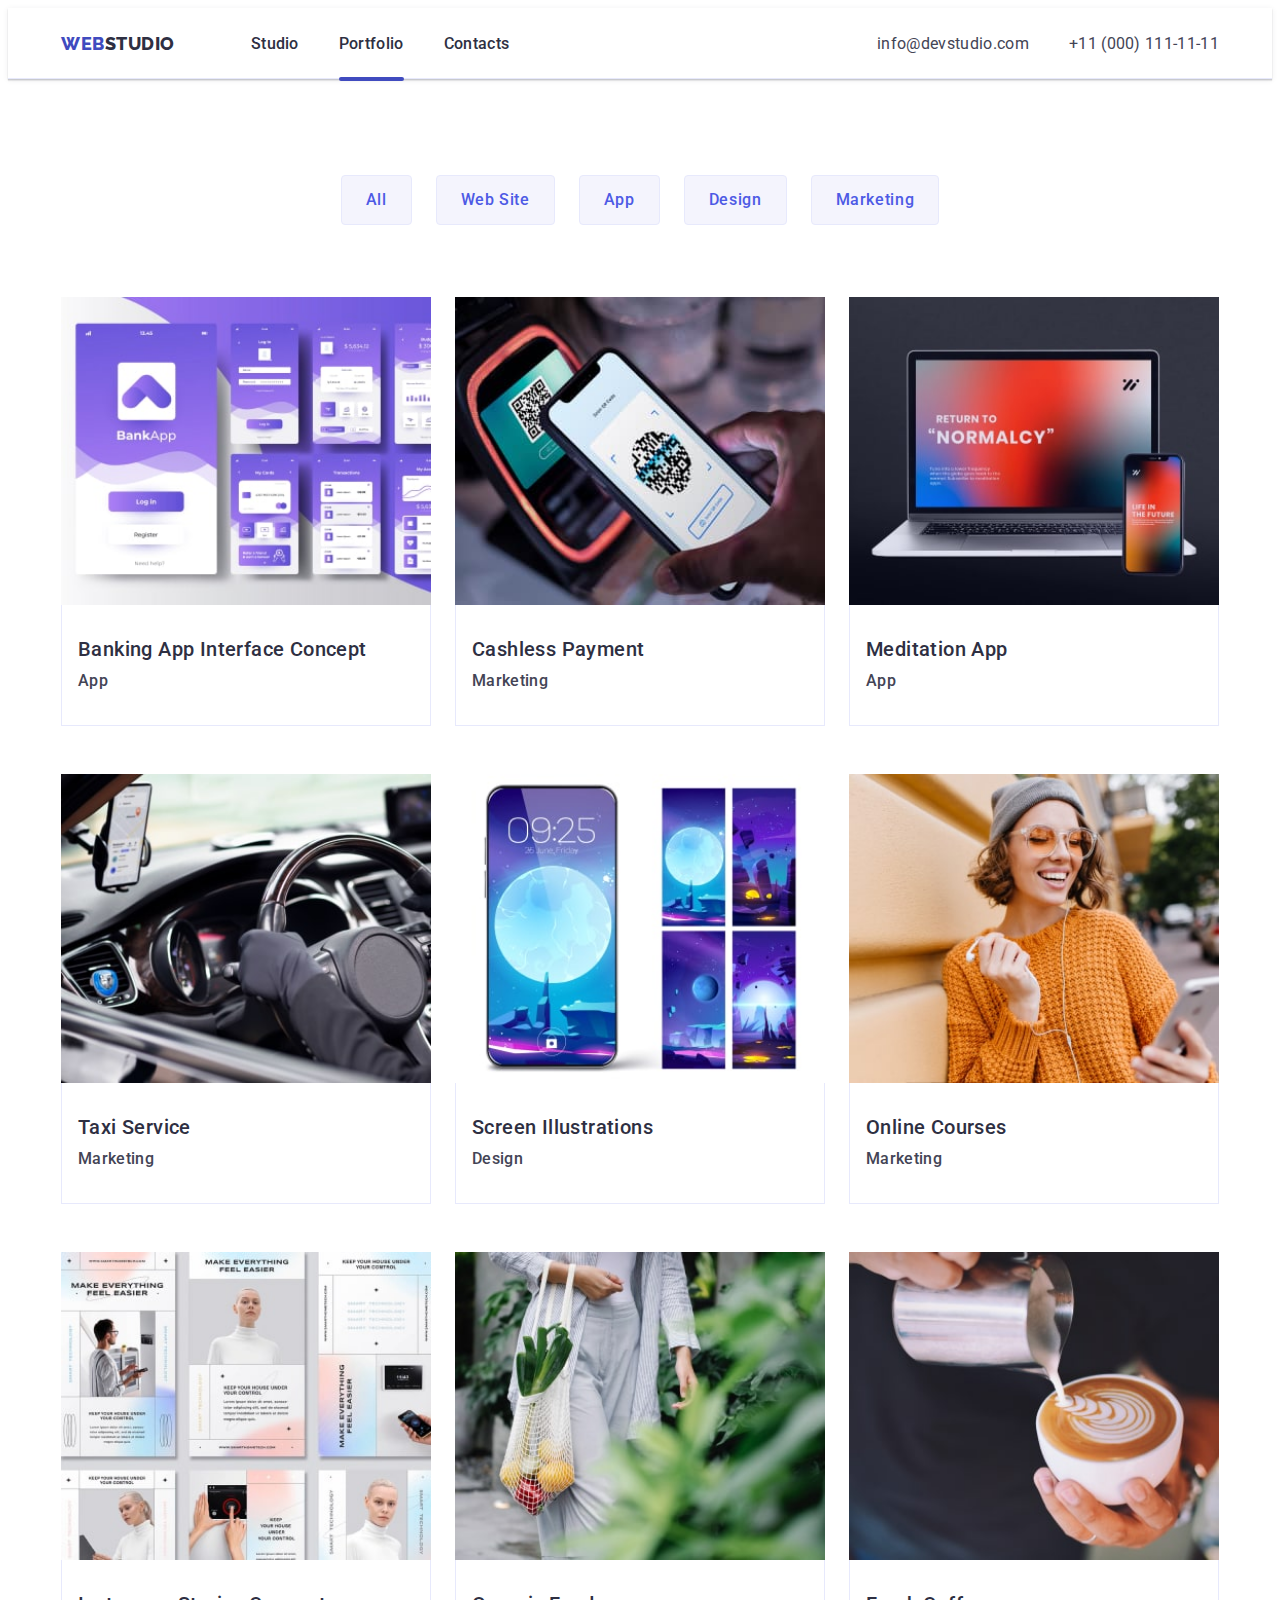
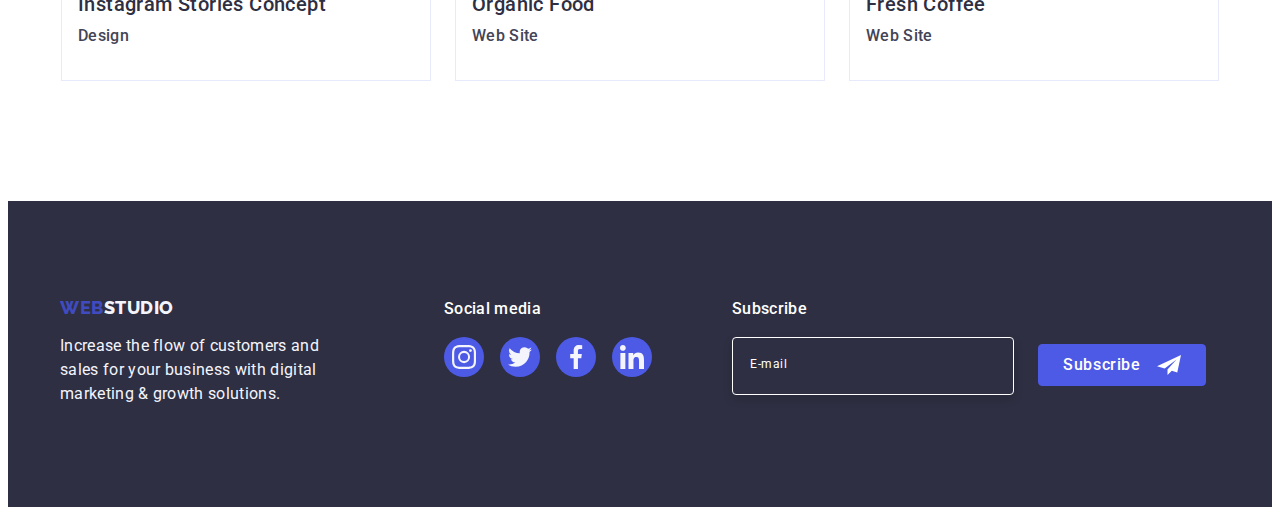
<file: portfolio.html>
<!DOCTYPE html>
<html lang="en">

<head>
    <meta charset="UTF-8" />
    <meta http-equiv="X-UA-Compatible" content="IE=edge" />
    <meta name="viewport" content="width=device-width, initial-scale=1.0" />
    <title>WebStudio</title>
    <link rel="preconnect" href="https://fonts.googleapis.com">
    <link rel="preconnect" href="https://fonts.gstatic.com" crossorigin>
    <link
        href="https://fonts.googleapis.com/css2?family=Raleway:wght@800&family=Roboto:wght@400;500;700;900&display=swap"
        rel="stylesheet">
    <link rel="stylesheet" href="https://cdnjs.cloudflare.com/ajax/libs/modern-normalize/1.1.0/modern-normalize.min.css"
        integrity="sha512-wpPYUAdjBVSE4KJnH1VR1HeZfpl1ub8YT/NKx4PuQ5NmX2tKuGu6U/JRp5y+Y8XG2tV+wKQpNHVUX03MfMFn9Q=="
        crossorigin="anonymous" referrerpolicy="no-referrer" />
    <link rel="stylesheet" href="./css/styles.css">
</head>

<body>
    <!-- Header -->
    <header class="header-mane">
        <div class="conteiner header-conteiner">
            <nav class="nav-mane">
                <a class="logo-link link" href="./index.html">Web<span class="accent">Studio</span></a>
                <ul class="menu list">
                    <li class="menu-item">
                        <a class="menu-link link" href="./index.html">Studio</a>
                    </li>

                    <li class="menu-item">
                        <a class="menu-link current-link link" href="./portfolio.html">Portfolio</a>
                    </li>

                    <li class="menu-item">
                        <a class="menu-link link" href="">Contacts</a>
                    </li>
                </ul>
            </nav>

            <button type="button" class="button mobile-menu-btn menu-toggle js-open-menu"
                aria-label="mobile menu switch" aria-controls="mobile-menu" aria-expanded="false">
                <svg class="mobile-menu-icon" width="32" height="22">
                    <use href="./images/svg/icons.svg#icon-burger"></use>
                </svg>
            </button>

            <address class="connection">
                <ul class="connection-list list">
                    <li class="connection-item"><a class="header-contact link"
                            href="mailto:info@devstudio.com">info@devstudio.com</a></li>
                    <li class="connection-item"><a class="header-contact link" href="mail:+110001111111">+11 (000)
                            111-11-11</a>
                    </li>
                </ul>
            </address>

            <div class="mobile-menu js-menu-container" id="mobile-menu">
                <div>
                    <button type="button" class="button mobile-close-btn menu-toggle js-close-menu">
                        <svg class="mobile-btn-icon" width="8" height="8">
                            <use href="./images/svg/icons.svg#icon_mobile_close"></use>
                        </svg>
                    </button>

                    <nav class="mobile-nav">
                        <ul class="mobile-list list">
                            <li class="mobile-list-item">
                                <a class="mobile-list-link  link" href="./index.html">Studio</a>
                            </li>
                            <li class="mobile-list-item">
                                <a class="mobile-list-link link" href="./portfolio.html">Portfolio</a>
                            </li>
                            <li class="mobile-list-item">
                                <a class="mobile-list-link link" href="">Contacts</a>
                            </li>
                        </ul>
                    </nav>
                </div>

                <div>
                    <address class="mobile-connection">
                        <ul class="mobile-connection-list list">
                            <li class="mobile-connection-item"><a class="mobile-header-tel link"
                                    href="mail:+110001111111">+11 (000)
                                    111-11-11</a>
                            </li>
                            <li class="mobile-connection-item"><a class="mobile-header-email link"
                                    href="mailto:info@devstudio.com">info@devstudio.com</a>
                            </li>
                        </ul>
                    </address>

                    <ul class="mobile-social-list list">
                        <li class="mobile-social-item"><a class="mobile-social-link link" href="">
                                <svg class="mobile-social-icon" width="24" height="24">
                                    <use href="./images/svg/icons.svg#icon_instagram"></use>
                                </svg>
                            </a></li>
                        <li class="mobile-social-item"><a class="mobile-social-link link" href="">
                                <svg class="mobile-social-icon" width="24" height="24">
                                    <use href="./images/svg/icons.svg#icon_twitter"></use>
                                </svg>
                            </a></li>
                        <li class="mobile-social-item"><a class="mobile-social-link link" href="">
                                <svg class="mobile-social-icon" width="24" height="24">
                                    <use href="./images/svg/icons.svg#icon_facebook"></use>
                                </svg>
                            </a></li>
                        <li class="mobile-social-item"><a class="mobile-social-link link" href="">
                                <svg class="mobile-social-icon" width="24" height="24">
                                    <use href="./images/svg/icons.svg#icon_linkedin"></use>
                                </svg>
                            </a></li>
                    </ul>
                </div>
            </div>
        </div>
    </header>
    <!-- Main -->
    <main>
        <section class="portfolio-mane">
            <!-- Filter -->
            <div class="conteiner work-conteiner">
                <h1 class="visually-hidden">Our work</h1>
                <ul class="btn-list list">
                    <li class="btn-item"><button class="button btn-portfolio" type="button">All</button></li>
                    <li class="btn-item"><button class="button btn-portfolio" type="button">Web Site</button></li>
                    <li class="btn-item"><button class="button btn-portfolio" type="button">App</button></li>
                    <li class="btn-item"><button class="button btn-portfolio" type="button">Design</button></li>
                    <li class="btn-item"><button class="button btn-portfolio" type="button">Marketing</button></li>
                </ul>

                <!-- NET -->
                <ul class="examples-list list">
                    <li class="examples-item">
                        <a class="examples-link link" href="">
                            <div class="examples-wrap">
                                <img src="./images/portfolio_page/banking_app.jpg" alt="App Screen" width="360"
                                    height="300">
                                <p class="examples-overlay">14 Stylish and User-Friendly App Design Concepts · Task
                                    Manager App ·
                                    Calorie Tracker App
                                    · Exotic Fruit Ecommerce App ·
                                    Cloud Storage App
                                </p>
                            </div>
                            <div class="examples-thumb">
                                <h2 class="subtitle thumb-title">Banking App Interface Concept</h2>
                                <p class="description">App</p>
                            </div>
                        </a>
                    </li>
                    <li class="examples-item">
                        <a class="examples-link link" href="">
                            <div class="examples-wrap">
                                <img src="./images/portfolio_page/phone.jpg" alt="Phone" width="360" height="300">
                                <p class="examples-overlay">14 Stylish and User-Friendly App Design Concepts · Task
                                    Manager App ·
                                    Calorie Tracker App
                                    · Exotic Fruit Ecommerce App ·
                                    Cloud Storage App
                                </p>
                            </div>
                            <div class="examples-thumb">
                                <h2 class="subtitle thumb-title">Cashless Payment</h2>
                                <p class="description">Marketing</p>
                            </div>
                        </a>
                    </li>
                    <li class="examples-item">
                        <a class="examples-link link" href="">
                            <div class="examples-wrap">
                                <img src="./images/portfolio_page/meditaion_app.jpg" alt="laptop with phone" width="360"
                                    height="300">
                                <p class="examples-overlay">14 Stylish and User-Friendly App Design Concepts · Task
                                    Manager App ·
                                    Calorie Tracker App
                                    · Exotic Fruit Ecommerce App ·
                                    Cloud Storage App
                                </p>
                            </div>
                            <div class="examples-thumb">
                                <h2 class="subtitle thumb-title">Meditation App</h2>
                                <p class="description">App</p>
                            </div>
                        </a>
                    </li>
                    <li class="examples-item">
                        <a class="examples-link link" href="">
                            <div class="examples-wrap">
                                <img src="./images/portfolio_page/taxi.jpg" alt="Car" width="360" height="300">
                                <p class="examples-overlay">14 Stylish and User-Friendly App Design Concepts · Task
                                    Manager App ·
                                    Calorie Tracker App
                                    · Exotic Fruit Ecommerce App ·
                                    Cloud Storage App
                                </p>
                            </div>
                            <div class="examples-thumb">
                                <h2 class="subtitle thumb-title">Taxi Service</h2>
                                <p class="description">Marketing</p>
                            </div>
                        </a>
                    </li>
                    <li class="examples-item">
                        <a class="examples-link link" href="">
                            <div class="examples-wrap">
                                <img src="./images/portfolio_page/illustrations.jpg" alt="Wallpaiper" width="360"
                                    height="300">
                                <p class="examples-overlay">14 Stylish and User-Friendly App Design Concepts · Task
                                    Manager App ·
                                    Calorie Tracker App
                                    · Exotic Fruit Ecommerce App ·
                                    Cloud Storage App
                                </p>
                            </div>
                            <div class="examples-thumb">
                                <h2 class="subtitle thumb-title">Screen Illustrations</h2>
                                <p class="description">Design</p>
                            </div>
                        </a>
                    </li>
                    <li class="examples-item">
                        <a class="examples-link link" href="">
                            <div class="examples-wrap">
                                <img src="./images/portfolio_page/courses.jpg" alt="Women" width="360" height="300">
                                <p class="examples-overlay">14 Stylish and User-Friendly App Design Concepts · Task
                                    Manager App ·
                                    Calorie Tracker App
                                    · Exotic Fruit Ecommerce App ·
                                    Cloud Storage App
                                </p>
                            </div>
                            <div class="examples-thumb">
                                <h2 class="subtitle thumb-title">Online Courses</h2>
                                <p class="description">Marketing</p>
                            </div>
                        </a>
                    </li>
                    <li class="examples-item">
                        <a class="examples-link link" href="">
                            <div class="examples-wrap">
                                <img src="./images/portfolio_page/instagram.jpg" alt="Cards" width="360" height="300">
                                <p class="examples-overlay">14 Stylish and User-Friendly App Design Concepts · Task
                                    Manager App ·
                                    Calorie Tracker App
                                    · Exotic Fruit Ecommerce App ·
                                    Cloud Storage App
                                </p>
                            </div>
                            <div class="examples-thumb">
                                <h2 class="subtitle thumb-title">Instagram Stories Concept</h2>
                                <p class="description">Design</p>
                            </div>
                        </a>
                    </li>
                    <li class="examples-item">
                        <a class="examples-link link" href="">
                            <div class="examples-wrap">
                                <img src="./images/portfolio_page/food.jpg" alt="Women with food" width="360"
                                    height="300">
                                <p class="examples-overlay">14 Stylish and User-Friendly App Design Concepts · Task
                                    Manager App ·
                                    Calorie Tracker App
                                    · Exotic Fruit Ecommerce App ·
                                    Cloud Storage App
                                </p>
                            </div>
                            <div class="examples-thumb">
                                <h2 class="subtitle thumb-title">Organic Food</h2>
                                <p class="description">Web Site</p>
                            </div>
                        </a>
                    </li>
                    <li class="examples-item">
                        <a class="examples-link link" href="">
                            <div class="examples-wrap">
                                <img src="./images/portfolio_page/coffee.jpg" alt="Cup of coffee" width="360"
                                    height="300">
                                <p class="examples-overlay">14 Stylish and User-Friendly App Design Concepts · Task
                                    Manager App ·
                                    Calorie Tracker App
                                    · Exotic Fruit Ecommerce App ·
                                    Cloud Storage App
                                </p>
                            </div>
                            <div class="examples-thumb">
                                <h2 class="subtitle thumb-title">Fresh Coffee</h2>
                                <p class="description">Web Site</p>
                            </div>
                        </a>
                    </li>
                </ul>
            </div>
        </section>
    </main>

    <!-- Footer -->
    <footer class="footer">
        <div class="conteiner footer-conteiner">
            <div class="footer-logo">
                <a class="footer-logo-link link" href="./index.html">Web<span class="accent-footer">Studio</span></a>
                <p class="footer-text">
                    Increase the flow of customers and sales for your business with digital marketing & growth
                    solutions.
                </p>
            </div>

            <div class="footer-social">
                <p class="footer-name">Social media</p>
                <ul class="footer-social-list list">

                    <li class="social-item footer-social-item">
                        <a class="social-link footer-social-link link" href="">
                            <svg class="socisl-icon-footer" width="24" height="24">
                                <use href="./images/svg/icons.svg#icon_instagram"></use>
                            </svg>
                        </a>
                    </li>

                    <li class="social-item footer-social-item">
                        <a class="social-link footer-social-link link" href="">
                            <svg class="socisl-icon-footer" width="24" height="24">
                                <use href="./images/svg/icons.svg#icon_twitter"></use>
                            </svg>
                        </a>
                    </li>

                    <li class="social-item">
                        <a class="social-link footer-social-link link" href="">
                            <svg class="socisl-icon-footer" width="24" height="24">
                                <use href="./images/svg/icons.svg#icon_facebook"></use>
                            </svg>
                        </a>
                    </li>

                    <li class="social-item">
                        <a class="social-link footer-social-link link" href="">
                            <svg class="socisl-icon-footer" width="24" height="24">
                                <use href="./images/svg/icons.svg#icon_linkedin"></use>
                            </svg>
                        </a>
                    </li>
                </ul>
            </div>
            <!-- Footer Form -->
            <form>
                <p class="futer-form-paragraph">Subscribe</p>
                <div class="futer-form-wrap">
                    <div class="footer-input-wrap">
                        <input class="footer-input" type="email" name="email" id="email" placeholder=" " required>
                        <label class="footer-label" for="email" aria-label="email">E-mail</label>
                    </div>
                    <button type="submit" class="footer-btn button">
                        <span class="footer-btn-icon">Subscribe
                            <svg class="footer-btn-icon" width="24" height="24">
                                <use href="./images/svg/icons.svg#icon_plane"></use>
                            </svg>
                        </span>
                    </button>
                </div>
            </form>
        </div>
    </footer>
</file>
<file: css/styles.css>
:root {
  --active-states: #404bbf;
  --main-text-color: #434455;
  --headings-text-color: #2e2f42;
  --helper-text-color: #8e8f99;
  --button-bg-color: #f4f4fd;
  --accent-color: #e7e9fc;
  --overlays-color: #2e2f42;
  --overlays-scdr-color: #f4f4fd;
  --primary-font: 'Roboto', sans-serif;
  --secondary-font: 'Raleway', sans-serif;
  --section-padding-top-: 120px;
  --section-padding-bootom-: 120px;
  --card-margin-horizontal: 24px;
  --card-margin-vertical: 48px;
  --transition-dur-time: 250ms cubic-bezier(0.4, 0, 0.2, 1);
}

/**================= RESET =======================*/
.list {
  list-style: none;
  margin: 0;
  padding: 0;
}

.link {
  text-decoration: none;
}

h1,
h2,
h3,
h4,
h5,
h6,
p {
  margin-top: 0;
  margin-bottom: 0;
}

img {
  display: block;
  max-width: 100%;
  height: auto;
  width: 100%;
}

body {
  font-family: var(--primary-font);
  color: var(--main-text-color);
  background-color: #ffffff;
}

.visually-hidden {
  position: absolute;
  width: 1px;
  height: 1px;
  margin: -1px;
  border: 0;
  padding: 0;
  white-space: nowrap;
  clip-path: inset(100%);
  clip: rect(0 0 0 0);
  overflow: hidden;
}
/** BUTTONS =======================*/
.button {
  display: block;
  font-family: var(--primary-font);
  font-style: normal;
  font-weight: 500;
  font-size: 16px;
  line-height: 1.5;
  letter-spacing: 0.04em;
  cursor: pointer;
  border: 1px solid transparent;
}

/** SUBTITLE ==================== */
.subtitle {
  font-weight: 500;
  font-size: 20px;
  line-height: 1.2;
  letter-spacing: 0.02em;
  color: var(--headings-text-color);
}

/** DESCRIPTION ==================== */
.description {
  font-weight: 500;
  font-size: 16px;
  line-height: 1.5;
  letter-spacing: 0.02em;
  color: #434455;
}

/** CONTEINER ==================== */
.conteiner {
  min-width: 320px;
  padding-left: 16px;
  padding-right: 16px;
  margin: 0 auto;
}

/**================= HEADER =======================*/
/* todo ============ MOBILE =======================*/
.header-mane {
  padding: 24px 0px 22px 0px;
  border-bottom: 1px solid var(--accent-color);
  box-shadow: 0px 2px 1px rgba(46, 47, 66, 0.08), 0px 1px 1px rgba(46, 47, 66, 0.16),
    0px 1px 6px rgba(46, 47, 66, 0.08);
}
.header-conteiner {
  display: flex;
  align-items: center;
  justify-content: space-between;
}

.logo-link {
  color: var(--active-states);
  font-family: var(--secondary-font);
  font-style: normal;
  font-weight: 800;
  font-size: 18px;
  line-height: 1.17;
  letter-spacing: 0.03em;
  text-transform: uppercase;
}

.accent {
  color: var(--overlays-color);
  font-family: var(--secondary-font);
  font-style: normal;
  font-weight: 800;
  font-size: 18px;
  line-height: 1.17;
  letter-spacing: 0.03em;
  text-transform: uppercase;
}

.menu {
  display: none;
}

.connection {
  display: none;
}

.mobile-menu-btn {
  display: block;
  background-color: transparent;
  margin: 0;
  padding: 0;
  line-height: 0;
}

.mobile-menu-icon {
  background-repeat: no-repeat;
  background-position: center;
  stroke: #2e2f42;
}

.mobile-menu {
  position: fixed;
  width: 100%;
  height: 100%;
  left: 0;
  top: 0;
  padding: 80px 35px 40px 40px;
  z-index: 500;

  display: flex;
  flex-direction: column;
  transform: translateX(100%);
  justify-content: space-between;

  background-color: #fcfcfc;
  box-shadow: 0px 2px 1px rgba(46, 47, 66, 0.08), 0px 1px 1px rgba(46, 47, 66, 0.16),
    0px 1px 6px rgba(46, 47, 66, 0.08);
}

.mobile-menu.is-open {
  transform: translateX(0%);
}

.mobile-close-btn {
  position: absolute;
  right: 0px;
  top: 0px;
  min-width: 24px;
  min-height: 24px;
  padding: 0px;
  line-height: 0;

  background-color: #e7e9fc;
  border: 1px solid rgba(0, 0, 0, 0.1);
  border-radius: 50%;

  transform: translate(-100%, 100%);
  transition: background-color var(--transition-dur-time), border var(--transition-dur-time);
}

.mobile-close-btn:hover,
.mobile-close-btn:focus {
  background-color: var(--active-states);
  border: 1px solid var(--active-states);
}

.icon_mobile_close {
  fill: var(--headings-text-color);
  transition: fill var(--transition-dur-time);
}

.mobile-close-btn:hover > .icon_mobile_close,
.mobile-close-btn:focus > .icon_mobile_close {
  fill: #ffffff;
}

.mobile-list-item {
  margin-bottom: 40px;
}

.mobile-list-link {
  font-weight: 700;
  font-size: 36px;
  line-height: 1.11;
  letter-spacing: 0.02em;
  color: var(--headings-text-color);
  transition: color var(--transition-dur-time);
}

.mobile-list-link:hover,
.mobile-list-link:focus {
  color: var(--active-states);
}

.mobile-connection-item:not(:last-child) {
  margin-bottom: 40px;
}

.mobile-header-tel {
  font-weight: 700;
  font-style: normal;
  font-size: 36px;
  line-height: 1.11;
  letter-spacing: 0.02em;
  text-transform: capitalize;
  color: #4d5ae5;
}

.mobile-header-email {
  font-weight: 500;
  font-style: normal;
  font-size: 20px;
  line-height: 1.2;
  letter-spacing: 0.02em;
  color: var(--main-text-color);
  transition: color var(--transition-dur-time);
}

.mobile-header-email:hover,
.mobile-header-email:focus {
  color: var(--active-states);
}

.mobile-social-list {
  display: flex;
  gap: 56px;
  margin-top: 48px;
}

.mobile-social-item {
  width: 40px;
  height: 40px;
}

.mobile-social-link {
  display: flex;
  justify-content: center;
  align-items: center;
  width: 100%;
  height: 100%;
  border-radius: 50%;
  background-color: #4d5ae5;
  transition: background-color var(--transition-dur-time);
}

.mobile-social-link:hover,
.mobile-social-link:focus {
  background-color: var(--active-states);
}

@media screen and (min-width: 480px) {
  .conteiner {
    width: 428px;
    margin-left: auto;
    margin-right: auto;
  }
}

@media screen and (min-width: 768px) {
  .conteiner {
    width: 768px;
    margin: 0 auto;
  }
}
@media screen and (min-width: 1200px) {
  .conteiner {
    width: 1158px;
    margin-left: auto;
    margin-right: auto;
  }
}
/* ! ================ TABLET ==================== */
@media screen and (min-width: 768px) {
  .logo-link {
    margin-right: 120px;
  }
  .mobile-menu-btn {
    display: none;
  }
  .mobile-menu {
    display: none;
  }
  .menu {
    display: flex;
    margin-right: auto;
  }
  .connection {
    display: block;
  }
}

.nav-mane {
  display: flex;
  align-items: center;
}

.menu-item:not(:last-child) {
  margin-right: 40px;
}

.menu-link {
  display: block;
  font-style: normal;
  font-weight: 500;
  font-size: 16px;
  line-height: 1.5;
  letter-spacing: 0.02em;
  color: var(--overlays-color);
  position: relative;
  transition: color var(--transition-dur-time);
}

.current-link::after {
  content: '';
  position: absolute;
  left: 0px;
  bottom: -25px;
  width: 100%;
  height: 4px;

  border-radius: 2px;
  background-color: var(--active-states);
  transition: opacity var(--transition-dur-time), color var(--transition-dur-time);
}

.menu-link:hover,
.menu-link:focus {
  color: var(--active-states);
}

.header-contact {
  font-weight: 400;
  font-style: normal;
  font-size: 12px;
  line-height: 1.17;
  letter-spacing: 0.04em;
  color: #434455;
  transition: color var(--transition-dur-time);
}

.header-contact:hover,
.header-contact:focus {
  color: var(--active-states);
}

/* ? ================ DESKTOP ==================== */

@media screen and (min-width: 1200px) {
  .connection {
    display: flex;
    margin-left: auto;
  }

  .connection-list {
    display: flex;
  }

  .connection-item:not(:last-child) {
    margin-right: 40px;
  }

  .header-contact {
    color: var(--main-text-color);
    font-style: normal;
    font-size: 16px;
    line-height: 1.5;
    letter-spacing: 0.02em;
    transition: color var(--transition-dur-time);
  }

  .header-contact:hover,
  .header-contact:focus {
    color: var(--active-states);
  }

  .logo-link {
    margin-right: 76px;
  }
}

/**================= HERO =======================*/
/* todo ============ MOBILE =====================*/
.hero {
  padding: 112px 0px;
  margin: 0 auto;
  background-color: var(--overlays-color);
  background-image: linear-gradient(rgba(46, 47, 66, 0.7), rgba(46, 47, 66, 0.7)),
    url(../images/main_page/hero/hero_bg_mob.jpg);
  background-position: center;
  background-repeat: no-repeat;
  background-size: cover;
  max-width: 480px;
}

@media (min-device-pixel-ratio: 2),
  (-webkit-min-device-pixel-ratio: 2),
  (min-resolution: 192dpi),
  (min-resolution: 2dppx) {
  .hero {
    background-image: linear-gradient(rgba(46, 47, 66, 0.7), rgba(46, 47, 66, 0.7)),
      url(../images/main_page/hero/hero_bg_mob_2x.jpg);
  }
}

.hero-title {
  margin-bottom: 72px;
  text-align: center;
  font-weight: 700;
  font-size: 36px;
  line-height: 1.11;
  letter-spacing: 0.02em;
  color: #ffffff;
}

.hero-btn {
  padding: 16px 32px;
  border-radius: 4px;
  min-width: 169px;
  margin: 0px auto;

  line-height: 1.19;
  color: #ffffff;
  background-color: #4d5ae5;

  transition: background-color var(--transition-dur-time);
}

.hero-btn:hover,
.hero-btn:focus {
  background-color: var(--active-states);
  color: #ffffff;
  box-shadow: 0px 4px 4px rgba(0, 0, 0, 0.15);
  border-radius: 4px;
}
@media screen and (min-width: 480px) {
  .hero {
    background-color: var(--overlays-color);
    background-image: linear-gradient(rgba(46, 47, 66, 0.7), rgba(46, 47, 66, 0.7)),
      url(../images/main_page/hero/hero_bg_tab.jpg);
    background-size: cover;
    max-width: 768px;
  }

  @media (min-device-pixel-ratio: 2),
    (-webkit-min-device-pixel-ratio: 2),
    (min-resolution: 192dpi),
    (min-resolution: 2dppx) {
    .hero {
      background-image: linear-gradient(rgba(46, 47, 66, 0.7), rgba(46, 47, 66, 0.7)),
        url(../images/main_page/hero/hero_bg_tab_2x.jpg);
    }
  }
}

/* ! ================ TABLET ==================== */
@media screen and (min-width: 768px) {
  .hero-title {
    margin-bottom: 36px;
    font-size: 56px;
    line-height: 1.07;
    max-width: 496px;
    margin-left: auto;
    margin-right: auto;
  }

  .hero {
    background-color: var(--overlays-color);
    background-image: linear-gradient(rgba(46, 47, 66, 0.7), rgba(46, 47, 66, 0.7)),
      url(../images/main_page/hero/hero_bg.jpg);
    background-size: cover;
    max-width: 1440px;
  }

  @media (min-device-pixel-ratio: 2),
    (-webkit-min-device-pixel-ratio: 2),
    (min-resolution: 192dpi),
    (min-resolution: 2dppx) {
    .hero {
      background-image: linear-gradient(rgba(46, 47, 66, 0.7), rgba(46, 47, 66, 0.7)),
        url(../images/main_page/hero/hero_bg_2x.jpg);
    }
  }
}

/* ? ================ DESKTOP ==================== */
@media screen and (min-width: 1200px) {
  .hero {
    padding: 188px 0px;
  }

  /* .hero-conteiner {
    max-width: 1440px;
  } */

  .hero-title {
    margin-bottom: 48px;
  }
}

/* * =============== ADVANTAGES =====================*/
/* todo ============ MOBILE =========================*/
.advantages-conteiner {
  width: 100%;
}

.advantages-item:not(:last-child) {
  margin-bottom: 72px;
}

.advantages-subtitle {
  margin-bottom: 8px;
  font-weight: 700;
  font-size: 36px;
  line-height: 1.11;
  text-align: center;
  letter-spacing: 0.02em;
}

@media screen and (max-width: 1200px) {
  .box-icon {
    display: none;
  }

  .advantages {
    padding: 96px 0px;
  }
}
@media screen and (min-width: 480px) {
  .advantages-conteiner {
    width: 428px;
  }
}

/* ! ================ TABLET ==================== */
@media screen and (min-width: 768px) {
  .advantages-conteiner {
    width: 768px;
  }
  .advantages-list {
    display: flex;
    flex-wrap: wrap;
    gap: 72px 24px;
  }

  .advantages-item {
    width: 356px;
    margin-bottom: 0px;
  }

  .advantages-item:not(:last-child) {
    margin-bottom: 0px;
  }

  .advantages-subtitle {
    text-align: left;
  }
}

/* ? ================ DESKTOP ==================== */
@media screen and (min-width: 1200px) {
  .advantages {
    padding-top: var(--section-padding-top-);
    padding-bottom: 0px;
  }

  .advantages-conteiner {
    width: 1160px;
  }

  .advantages-description {
    font-weight: 400;
  }

  .advantages-list {
    display: flex;
    flex-wrap: nowrap;
    gap: 24px;
  }

  .advantages-item {
    width: 264px;
    margin-bottom: 0px;
  }

  .box-icon {
    display: flex;
    justify-content: center;
    align-items: center;
    padding: 24px 100px;
    background-color: var(--button-bg-color);
    margin-bottom: 8px;
    border-radius: 4px;
  }

  .advantages-icon {
    background-repeat: no-repeat;
    background-position: center;
  }

  .advantages-subtitle {
    font-weight: 500;
    font-size: 20px;
    line-height: 1.2;
  }
}

/**================= PRODUCTS =======================*/
/* todo ============ MOBILE =========================*/
@media screen and (max-width: 1199px) {
  .products {
    display: none;
  }
}

/* ? ================ DESKTOP ====================== */
.products {
  padding-top: var(--section-padding-top-);
  padding-bottom: var(--section-padding-bootom-);
}

.products-conteiner {
  width: 1160px;
}

.products-title {
  margin-bottom: 72px;

  font-size: 36px;
  line-height: 1.11;
  text-align: center;
  letter-spacing: 0.02em;
  text-transform: capitalize;
  color: var(--headings-text-color);
}

.products-list {
  display: flex;
  margin-top: calc(-1 * var(--card-margin-horizontal));
  margin-left: calc(-1 * var(--card-margin-horizontal));
}

.products-item {
  margin-top: var(--card-margin-horizontal);
  margin-left: var(--card-margin-horizontal);
  flex-basis: calc(100% / 3 - var(--card-margin-horizontal));
}

/**================= OUR TEAM =======================*/
/* todo ============ MOBILE =========================*/
.team {
  background-color: var(--overlays-scdr-color);
  text-align: center;
  padding: 96px 0px;
}

.team-title {
  margin-bottom: 72px;

  font-size: 36px;
  line-height: 1.11;
  letter-spacing: 0.02em;
  text-transform: capitalize;
  color: var(--headings-text-color);
}

.team-list {
  display: flex;
  flex-wrap: wrap;
  gap: 72px;
}

.team-list-item {
  text-align: center;
  margin-left: auto;
  margin-right: auto;
  box-shadow: 0px 1px 6px rgba(46, 47, 66, 0.08), 0px 1px 1px rgba(46, 47, 66, 0.16),
    0px 2px 1px rgba(46, 47, 66, 0.08);
  border-radius: 0px 0px 4px 4px;
}

.card-thumb {
  margin-left: auto;
  margin-right: auto;
}
.team-card {
  display: block;
  padding: 32px 16px;
  background-color: #ffffff;
}

.team-text {
  margin-bottom: 8px;
}

.social-list {
  display: flex;
  justify-content: space-evenly;
  gap: var(--card-margin-horizontal);
}

.social-item {
  width: 40px;
  height: 40px;
}
.social-link {
  display: flex;
  justify-content: center;
  align-items: center;
  width: 100%;
  height: 100%;
  border-radius: 50%;
  background-color: #4d5ae5;
  transition: background-color var(--transition-dur-time);
}

.social-link:hover,
.social-link:focus {
  background-color: var(--active-states);
}

@media screen and (max-width: 480px) {
  .team-conteiner {
    max-width: 264px;
    padding-left: 0;
    padding-right: 0;
  }
}

/* ! ================ TABLET ==================== */
@media screen and (min-width: 768px), and (max-width: 1199px) {
  .team-conteiner {
    width: 584px;
  }

  .team-list {
    justify-content: center;
    gap: 72px 24px;
  }

  .team-list-item {
    flex-basis: calc((100% - 2 * 24px) / 2);
    background: #ffffff;
  }
}

/* ? ================ DESKTOP ====================== */

@media screen and (min-width: 1200px) {
  .team {
    padding-top: 120px;
    padding-bottom: 120px;
  }
  .team-conteiner {
    width: 1160px;
  }
  .team-list {
    margin-top: 72px;
    flex-wrap: nowrap;
    justify-content: center;
    gap: 24px;
  }

  .team-list-item {
    margin-top: 0px;
    background: #ffffff;
    width: 264px;
  }
}

/**================= CUSTOMERS ======================*/
/* todo ============ MOBILE =========================*/
.customers {
  padding: 96px 0px;
  text-align: center;
}

.customers-title {
  font-size: 36px;
  line-height: 1.11;
  margin-bottom: 72px;
}

.customers-list {
  display: flex;
  flex-wrap: wrap;
  justify-content: center;
  align-items: center;
  gap: 72px 16px;
}

.customers-item {
  display: flex;
  width: 190px;
  height: 88px;
}

.customers-link {
  color: #8e8f99;
  border: 1px solid #8e8f99;
  border-radius: 4px;
  padding: 16px 40px;
  width: 100%;
  height: 100%;
  transition: border-color var(--transition-dur-time), color 1000ms;
}

.customers-icon {
  fill: currentColor;
  transition: color var(--transition-dur-time);
}

.customers-link:hover,
.customers-link:focus {
  border-color: var(--active-states);
}

.customers-link:hover > .customers-icon,
.customers-link:focus > .customers-icon {
  color: var(--active-states);
}

@media screen and (min-width: 480px) {
  .customers-conteiner {
    width: 428px;
  }
}

/* ! ================ TABLET ==================== */
@media screen and (min-width: 768px) {
  .customers-conteiner {
    width: 584px;
  }
  .customers-list {
    gap: 72px 24px;
  }

  .customers-item {
    width: 168px;
    flex-basis: calc((100% - 3 * 24px) / 3);
  }

  .customers-link {
    padding: 16px 32px;
  }
}

/* ? ================ DESKTOP ====================== */
@media screen and (min-width: 1200px) {
  .customers-conteiner {
    width: 1160px;
  }

  .customers-list {
    display: flex;
    flex-wrap: nowrap;
    justify-content: space-between;
    gap: 24px;
  }
  .customers-item {
    flex-basis: calc((100% - 5 * 24px) / 6);
  }
  .customers-item {
    width: 166px;
  }
}

/**================= FOOTER =======================*/
/* todo ============ MOBILE =======================*/

.footer {
  background-color: var(--overlays-color);
  padding: 96px 0px;
  margin: 0 auto;
}

.footer-logo {
  text-align: center;
  width: 264px;
  margin: auto;
}

.accent-footer {
  color: var(--overlays-scdr-color);
}

.footer-logo-link {
  font-family: var(--secondary-font);
  font-style: normal;
  font-weight: 800;
  font-size: 18px;
  line-height: 1.17;
  letter-spacing: 0.03em;
  text-transform: uppercase;

  color: var(--active-states);
}

.footer-text {
  margin-top: 16px;
  margin-bottom: 72px;
  text-align: left;

  font-size: 16px;
  line-height: 1.5;
  letter-spacing: 0.02em;
  color: #f4f4fd;
}

.footer-name {
  margin-bottom: 16px;
  text-align: center;
  font-weight: 500;
  font-size: 16px;
  line-height: 1.5;
  letter-spacing: 0.02em;
  color: #ffffff;
}

.footer-social {
  width: 100%;
}

.footer-social-list {
  display: flex;
  gap: 16px;
  justify-content: center;
  align-items: center;
  margin-bottom: 72px;
}

@media screen (max-width: 768px) {
  .footer-logo {
    max-width: 268px;
    text-align: center;
    margin: 0 auto;
  }
}

/* ! ================ TABLET ==================== */
@media screen and (min-width: 768px) {
  .footer-conteiner {
    display: flex;
    flex-wrap: wrap;
    width: 584px;
    gap: 72px 24px;
  }

  .footer-logo {
    width: 264px;
    text-align: left;
    margin: 0;
  }

  .footer-text {
    margin-bottom: 0px;
  }

  .footer-social {
    width: 208px;
  }

  .footer-name {
    text-align: left;
  }

  .footer-social-list {
    margin-bottom: 0px;
  }
}

/* ? ================ DESKTOP ====================== */
@media screen and (min-width: 1200px) {
  .footer-conteiner {
    width: 1160px;
    flex-wrap: nowrap;
    gap: 0px;
  }

  .footer-logo {
    margin-right: 120px;
  }

  .footer-social {
    margin-right: 80px;
  }
}

/**================= FOOTER FORM ==================*/
/* todo ============ MOBILE =======================*/

.futer-form-paragraph {
  display: block;
  text-align: center;
  font-weight: 500;
  font-size: 16px;
  line-height: 1.5;
  letter-spacing: 0.02em;
  color: #ffffff;
  margin-bottom: 16px;
}

.futer-form-wrap {
  position: relative;
}

.footer-input {
  width: 100%;
  display: block;
  width: 100%;
  height: 40px;
  font-weight: 400;
  font-size: 12px;
  line-height: 2;
  letter-spacing: 0.04em;
  background-color: #2e2f42;
  color: #ffffff;
  margin-bottom: 16px;

  padding: 8px 0px 8px 16px;
  margin-right: 24px;
  outline: none;

  border: 1px solid #ffffff;
  border-radius: 4px;
  filter: drop-shadow(0px 4px 4px rgba(0, 0, 0, 0.15));
}

.footer-input:hover + .footer-label,
.footer-input:not(:placeholder-shown) + .footer-label {
  transform: translate(50%, -33px);
}

.footer-label {
  position: absolute;
  top: 20%;
  transform: translateX(50%);

  font-weight: 400;
  font-size: 12px;
  line-height: 2px;
  letter-spacing: 0.04em;
  color: #ffffff;
  transition: transform var(--transition-dur-time);
}

.footer-btn {
  margin: 0 auto;
  padding: 8px 24px;
  font-weight: 500;
  font-size: 16px;
  line-height: 1.5px;
  letter-spacing: 0.04em;
  color: #ffffff;

  background-color: #4d5ae5;
  border-radius: 4px;
  border-color: #4d5ae5;

  transition: background-color var(--transition-dur-time);
}

.footer-btn:hover,
.footer-btn:focus {
  background-color: var(--active-states);
  color: #ffffff;
  box-shadow: 0px 4px 4px rgba(0, 0, 0, 0.15);
  border-radius: 4px;
}

.footer-btn-icon {
  display: flex;
  justify-content: center;
  align-items: center;
  gap: 16px;
}

/* ! ================ TABLET ==================== */
@media screen and (min-width: 768px) {
  .futer-form-paragraph {
    text-align: left;
  }

  .footer-input {
    width: 264px;
  }

  .futer-form-wrap {
    display: flex;
    flex-wrap: nowrap;
    align-items: baseline;
  }
  .footer-label {
    top: 35%;
  }
}

/**================= MODAL WINDOW ====================*/
/* todo ============ MOBILE ======================*/
.backdrop {
  position: fixed;
  left: 0px;
  top: 0px;
  z-index: 500;
  width: 100vw;
  height: 100vh;

  background-color: rgba(46, 47, 66, 0.4);
  overflow-y: scroll;
  opacity: 1;
  transition: opacity var(--transition-dur-time), visibility var(--transition-dur-time);
}

.backdrop.is-hidden {
  opacity: 0;
  visibility: hidden;
  pointer-events: none;
}

.modal {
  position: absolute;
  left: 50%;
  top: 50%;
  padding: 72px 16px 24px 16px;
  max-width: 392px;
  max-height: 584px;

  width: 100%;
  height: 100%;

  background: #fcfcfc;
  box-shadow: 0px 1px 1px rgba(0, 0, 0, 0.14), 0px 1px 3px rgba(0, 0, 0, 0.12),
    0px 2px 1px rgba(0, 0, 0, 0.2);
  border-radius: 4px;

  transform: translate(-50%, -50%) scale(100%);
  transition: transform var(--transition-dur-time);
}

.backdrop.is-hidden > .modal {
  transform: translate(-50%, -50%) scale(0%);
}

.modal-button-close {
  position: absolute;
  display: flex;
  justify-content: center;
  align-items: center;
  right: 0px;
  top: 0px;
  min-width: 24px;
  min-height: 24px;
  padding: 0px;

  background-color: #e7e9fc;
  border: 1px solid rgba(0, 0, 0, 0.1);
  border-radius: 50%;

  transform: translate(-100%, 100%);
  transition: background-color var(--transition-dur-time), border var(--transition-dur-time);
}

.modal-button-close:hover,
.modal-button-close:focus {
  background-color: var(--active-states);
  border: 1px solid var(--active-states);
}

.modal-button-icon {
  fill: var(--headings-text-color);
  transition: fill var(--transition-dur-time);
}

.modal-button-close:hover > .modal-button-icon,
.modal-button-close:focus > .modal-button-icon {
  fill: #ffffff;
}

@media screen and (max-width: 767px) {
  .modal {
    overflow: scroll;
  }
}

/* ! ================ TABLET ==================== */
@media screen and (min-width: 767px) {
  .modal {
    max-width: 408px;
    max-height: 584px;
    width: 100%;
    height: 100%;
    padding: 72px 25px 24px 23px;
  }
}

/* ? ================ DESKTOP ==================== */
@media screen and (min-width: 1200px) {
  .modal {
    padding: 72px 24px 24px 24px;
  }
}

/**================= MODAL FORM ==================*/
/* todo ============ MOBILE ======================*/
.modal-title {
  margin-bottom: 16px;
  font-weight: 500;
  font-size: 16px;
  line-height: 1.5;
  text-align: center;
  letter-spacing: 0.02em;
  color: #2e2f42;
}

.form-lable {
  display: block;
  margin-top: 8px;
  font-weight: 400;
  font-size: 12px;
  line-height: 1.17;
  letter-spacing: 0.04em;
  color: #8e8f99;
}

.form-input {
  display: block;
  width: 100%;
  height: 40px;
  padding-left: 38px;
  border: 1px solid rgba(46, 47, 66, 0.4);
  border-radius: 4px;
  outline: transparent;
  transition: border-color var(--transition-dur-time);
}

.form-input-wrap {
  margin-top: 4px;
  position: relative;
}

.form-icon {
  position: absolute;
  display: flex;
  fill: var(--headings-text-color);
  left: 0;
  top: 0;
  margin-left: 16px;
  margin-top: 8px;
  transition: fill var(--transition-dur-time);
}

.form-input:focus {
  border-color: #4d5ae5;
}

.form-input:focus + .form-icon {
  fill: #4d5ae5;
}

.form-comment {
  display: block;
  margin-top: 4px;
  margin-bottom: 16px;
  padding: 8px 16px;
  resize: none;
  width: 100%;
  min-height: 120px;
  font-weight: 400;
  line-height: 1.17;
  letter-spacing: 0.04em;
}

.form-comment::placeholder {
  font-weight: 400;
  font-size: 12px;
  line-height: 1.17;
  letter-spacing: 0.04em;
  color: rgba(46, 47, 66, 0.4);
}

.form-chek-label {
  position: relative;
  display: flex;
  align-items: center;
  padding-left: 24px;
  margin-bottom: 24px;
}

.form-check {
  display: block;
  appearance: none;
}

.form-check-cell {
  position: absolute;
  left: 0;
  top: 0;
  display: flex;
  align-items: center;
  justify-content: center;
  width: 16px;
  height: 16px;
  border: 1px solid rgba(46, 47, 66, 0.4);
  border-radius: 2px;
  outline: none;
  transition: background-color var(--transition-dur-time), border-color var(--transition-dur-time);
}

.label.form-check-label {
  width: 100%;
  max-width: 300px;
  word-break: break-all;
}

.form-check:checked + .form-check-cell {
  background-color: var(--active-states);
  border-color: var(--active-states);
}

.form-check:focus + .form-check-cell {
  border-color: var(--active-states);
}

.form-check:checked + .form-check-cell .form-check-mark {
  opacity: 1;
}

.form-check-mark {
  background-repeat: no-repeat;
  background-position: center;
  opacity: 0;
  transition: opacity var(--transition-dur-time);
}

.form-chek-text {
  display: block;
  font-weight: 400;
  font-size: 12px;
  letter-spacing: 0.04em;
  color: #8e8f99;
}

.check-link {
  font-weight: 400;
  font-size: 12px;
  line-height: 1.33;
  letter-spacing: 0.04em;
  text-decoration-line: underline;
  color: #4d5ae5;
}

.form-btn {
  padding: 16px 32px;
  border-radius: 4px;
  min-width: 169px;
  margin: 0px auto;

  line-height: 1.5;
  color: #ffffff;
  background-color: #4d5ae5;

  transition: background-color var(--transition-dur-time);
}

.form-btn:hover,
.form-btn:focus {
  background-color: var(--active-states);
  color: #ffffff;
  box-shadow: 0px 4px 4px rgba(0, 0, 0, 0.15);
  border-radius: 4px;
}

/*?================= PAGE PORTFOLIO ==================*/

/**================= OUR WORK ========================*/
.portfolio-mane {
  padding-top: 96px;
  padding-bottom: var(--section-padding-bootom-);
}

.btn-list {
  display: flex;
  justify-content: center;
  gap: 24px;
  margin: auto;
  margin-bottom: 72px;
}

.btn-portfolio {
  padding: 12px 24px;
  line-height: 1.5;
  color: #4d5ae5;
  border: 1px solid var(--accent-color);
  border-radius: 4px;
  background-color: var(--button-bg-color);

  transition: background-color var(--transition-dur-time), color var(--transition-dur-time),
    box-shadow var(--transition-dur-time), border-color var(--transition-dur-time);
}

.btn-portfolio:hover,
.btn-portfolio:focus {
  background-color: var(--active-states);
  color: #ffffff;
  box-shadow: 0px 3px 1px rgba(0, 0, 0, 0.1), 0px 2px 1px rgba(0, 0, 0, 0.08),
    0px 2px 2px rgba(0, 0, 0, 0.12);
  border-radius: 4px;
  border-color: var(--active-states);
}

/**================= NET ========================*/
.examples-list {
  display: flex;
  list-style: none;
  flex-wrap: wrap;
  margin-top: calc(-1 * var(--card-margin-vertical));
  margin-left: calc(-1 * var(--card-margin-horizontal));
}

.examples-item {
  margin-top: 48px;
  margin-left: var(--card-margin-horizontal);
  flex-basis: calc(100% / 3 - var(--card-margin-horizontal));
}

.examples-link {
  display: block;
  margin-right: 0px;
}

.examples-wrap {
  position: relative;
  width: 100%;
  height: 100%;
  overflow: hidden;
}

.examples-overlay {
  position: absolute;
  transform: translate(0, 100%);
  left: 0;
  top: 0;
  width: 100%;
  height: 100%;
  padding: 40px 32px 164px 32px;

  font-size: 16px;
  line-height: 1.5;
  letter-spacing: 0.02em;
  color: #f4f4fd;

  background-color: #4d5ae5;
  transition: transform var(--transition-dur-time);
}

.examples-thumb {
  padding-top: 32px;
  padding-left: 16px;
  padding-bottom: 32px;
  border: 1px solid var(--accent-color);
  border-top: none;

  transition: box-shadow var(--transition-dur-time);
}

.examples-link:hover .examples-thumb,
.examples-link:focus .examples-thumb {
  border: 1px solid #f4f4fd;
  border-top: none;
  box-shadow: 0px 1px 6px rgba(46, 47, 66, 0.08), 0px 1px 1px rgba(46, 47, 66, 0.16),
    0px 2px 1px rgba(46, 47, 66, 0.08);
}

.examples-link:hover .examples-overlay,
.examples-link:focus .examples-overlay {
  transform: translate(0, 0);
}

.thumb-title {
  margin-bottom: 8px;
}
</file>
